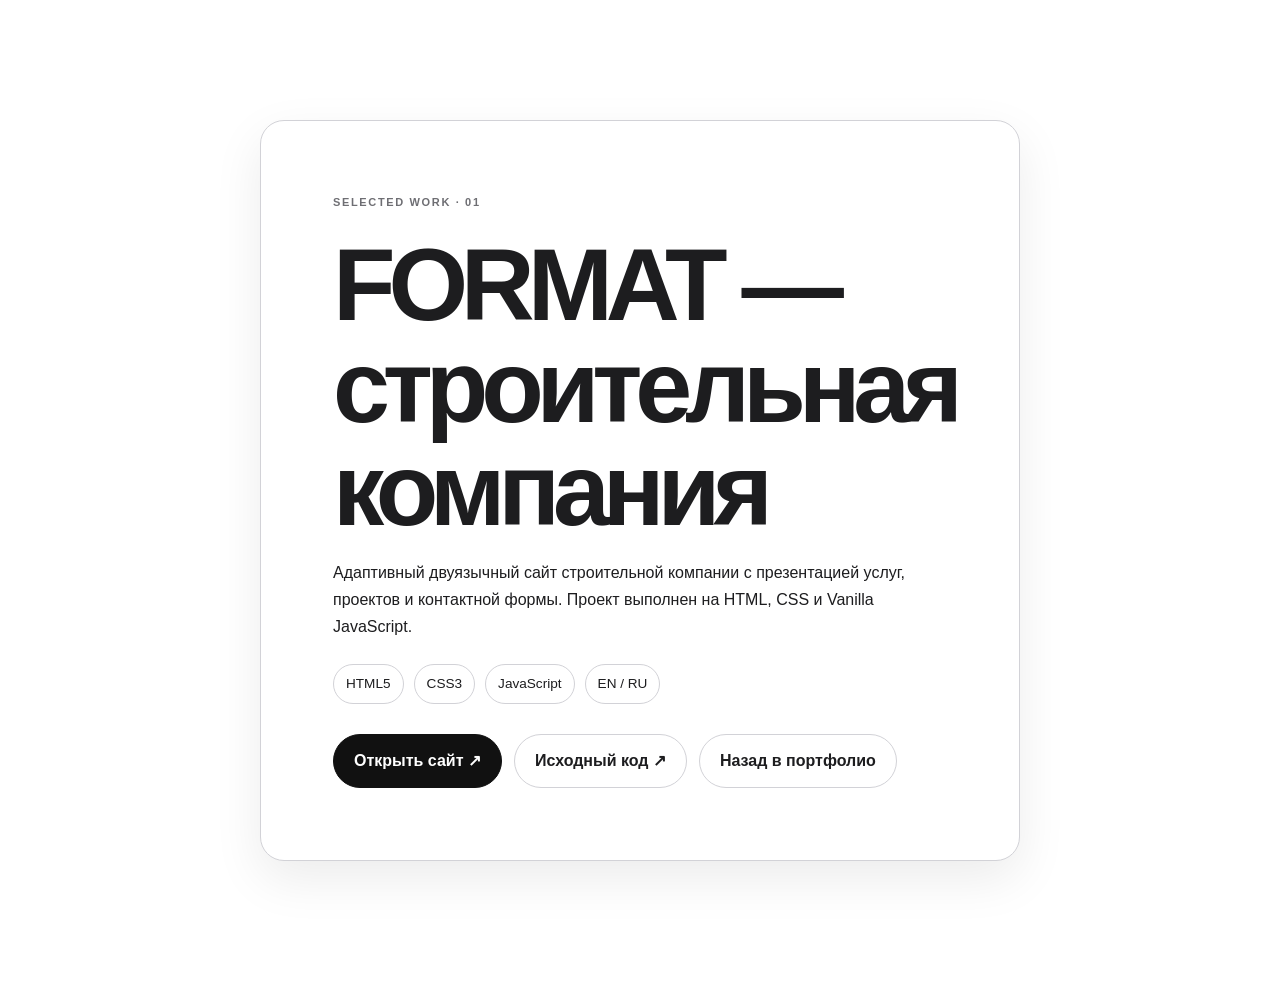
<file: construction-company.html>
<!doctype html>
<html lang="ru">
<head>
  <meta charset="UTF-8">
  <meta name="viewport" content="width=device-width, initial-scale=1">
  <meta name="description" content="FORMAT — сайт строительной компании в портфолио Odwillio/Melanie.">
  <meta name="referrer" content="strict-origin-when-cross-origin">
  <title>FORMAT — Construction Company Portfolio</title>
  <link rel="stylesheet" href="styles.css">
  <style>
    .case-study{min-height:70vh;display:grid;place-items:center;padding:120px 0}.case-card{max-width:760px;padding:clamp(28px,6vw,72px);border:1px solid var(--line);border-radius:24px;background:var(--card);box-shadow:0 18px 50px rgba(0,0,0,.08)}.case-card h1{margin:12px 0 18px}.case-card p{max-width:620px;line-height:1.7}.case-actions{display:flex;flex-wrap:wrap;gap:12px;margin-top:30px}.case-meta{display:flex;flex-wrap:wrap;gap:10px;margin-top:24px}.case-meta span{border:1px solid var(--line);border-radius:999px;padding:8px 12px;font-size:.85rem}
  </style>
</head>
<body>
  <main class="case-study container">
    <article class="case-card">
      <p class="eyebrow">SELECTED WORK · 01</p>
      <h1>FORMAT — строительная компания</h1>
      <p>Адаптивный двуязычный сайт строительной компании с презентацией услуг, проектов и контактной формы. Проект выполнен на HTML, CSS и Vanilla JavaScript.</p>
      <div class="case-meta"><span>HTML5</span><span>CSS3</span><span>JavaScript</span><span>EN / RU</span></div>
      <div class="case-actions"><a class="button primary" href="https://odwillio0702.github.io/construction-company-portfolio/" target="_blank" rel="noopener noreferrer">Открыть сайт ↗</a><a class="button secondary" href="https://github.com/odwillio0702/construction-company-portfolio" target="_blank" rel="noopener noreferrer">Исходный код ↗</a><a class="button secondary" href="index.html">Назад в портфолио</a></div>
    </article>
  </main>
</body>
</html>
</file>
<file: styles.css>
:root{--bg:#fff;--soft:#f5f5f7;--ink:#1d1d1f;--muted:#6e6e73;--line:#d2d2d7;--accent:#111;--card:#fff}*{box-sizing:border-box}html{scroll-behavior:smooth}body{margin:0;background:var(--bg);color:var(--ink);font:16px/1.6 Inter,Arial,sans-serif;overflow-x:hidden}body.dark{--bg:#0d0d0f;--soft:#17171a;--ink:#f5f5f7;--muted:#a1a1a6;--line:#343438;--accent:#f5f5f7;--card:#1b1b1f}a{color:inherit;text-decoration:none}.container{width:min(1120px,calc(100% - 48px));margin:auto}.skip-link{position:absolute;left:-999px}.skip-link:focus{left:12px;top:12px;background:var(--ink);color:var(--bg);padding:10px;z-index:100}.site-header{position:sticky;top:0;z-index:10;background:#fffC;backdrop-filter:blur(18px);border-bottom:1px solid var(--line)}body.dark .site-header{background:#0d0d0fcc}.nav{height:68px;display:flex;align-items:center;gap:28px}.brand{font-weight:800;font-size:20px;margin-right:auto}.nav-links{display:flex;gap:25px;color:var(--muted);font-size:14px}.theme-toggle,.menu-toggle{border:1px solid var(--line);border-radius:50%;background:none;color:var(--ink);width:38px;height:38px;cursor:pointer}.menu-toggle{display:none}.hero{min-height:calc(100vh - 68px);display:grid;grid-template-columns:1.15fr .85fr;align-items:center;gap:50px;padding-top:70px;padding-bottom:70px}.eyebrow{color:var(--muted);font-size:11px;font-weight:700;letter-spacing:.15em;margin:0 0 22px}h1,h2,h3{line-height:1;letter-spacing:-.07em}h1{font-size:clamp(52px,8vw,110px);margin:0 0 28px}h2{font-size:clamp(42px,6vw,76px);margin:0 0 34px}h3{font-size:24px;margin:10px 0}em{font-style:normal;color:var(--muted)}.lead{color:var(--muted);font-size:18px;max-width:500px}.actions{display:flex;gap:16px;align-items:center;margin-top:34px}.button{border:1px solid var(--line);border-radius:30px;padding:13px 20px;background:none;color:var(--ink);cursor:pointer;font-weight:600}.button:hover{transform:translateY(-2px)}.primary{background:var(--accent);border-color:var(--accent);color:var(--bg)}.stats{display:flex;gap:35px;margin-top:50px;color:var(--muted);font-size:12px}.stats span{display:grid}.stats b{font-size:25px;color:var(--ink)}.hero-art{display:grid;place-items:center;min-height:440px;position:relative}.orb{width:290px;height:290px;border-radius:50%;background:linear-gradient(135deg,#c7b4ff,#9ad9d8 55%,#ffe0a8);filter:blur(1px);animation:float 6s ease-in-out infinite}.art-card{position:absolute;padding:45px 34px;background:#111;color:white;border-radius:20px;box-shadow:0 25px 60px #0004;transform:rotate(-8deg);font-size:12px;letter-spacing:.16em}.art-card strong{font-size:30px;letter-spacing:-.07em;line-height:1}.section{padding:140px 0}.soft{background:var(--soft)}.split,.contact-grid{display:grid;grid-template-columns:30% 1fr;gap:10%}.large-copy{max-width:600px;color:var(--muted);font-size:21px}.heading{display:flex;justify-content:space-between;align-items:end;margin-bottom:45px}.heading h2{text-align:right}.filters{display:flex;gap:9px;margin-bottom:28px}.filter{border:1px solid var(--line);background:none;color:var(--muted);border-radius:20px;padding:8px 15px;cursor:pointer}.filter.active{background:var(--accent);color:var(--bg)}.projects{display:grid;grid-template-columns:repeat(3,1fr);gap:20px}.project{background:var(--card);border:1px solid var(--line);border-radius:20px;overflow:hidden;padding-bottom:20px}.project.hidden{display:none}.project>div:last-child{padding:0 18px}.project-image{height:280px;padding:18px;color:#111}.project-image span{font-weight:700}.gradient-one{background:linear-gradient(135deg,#f2c9c7,#b9c7f0,#f6e99e)}.gradient-two{background:linear-gradient(135deg,#b8dcff,#bbefdc,#d8bfff)}.gradient-three{background:linear-gradient(135deg,#ffe1ab,#f0cdd5,#cfd6ff)}small{color:var(--muted)}.skills{display:flex;flex-wrap:wrap;gap:10px}.skills span{border:1px solid var(--line);border-radius:24px;padding:12px 16px;color:var(--muted)}.timeline{border-top:1px solid var(--line)}.timeline-item{border-bottom:1px solid var(--line);padding:27px 0}.timeline-item summary{display:grid;grid-template-columns:30% 1fr;cursor:pointer;list-style:none}.timeline-item summary::-webkit-details-marker{display:none}.timeline-item summary span{color:var(--muted);font-size:11px;letter-spacing:.12em}.timeline-item p{color:var(--muted);margin:17px 0 0 30%}.email{display:inline-block;border-bottom:1px solid var(--ink);font-size:18px}.contact-grid{grid-template-columns:1fr 1fr;gap:12%}form{display:grid;gap:16px}label{display:grid;gap:7px;font-weight:600}input,textarea{font:inherit;border:1px solid var(--line);border-radius:12px;padding:13px;background:var(--card);color:var(--ink)}input:focus,textarea:focus{outline:2px solid var(--muted)}.form-status{color:var(--muted);min-height:25px}footer{border-top:1px solid var(--line);padding:25px 0;color:var(--muted);font-size:13px}.footer{display:flex;justify-content:space-between}.footer div{display:flex;gap:22px}.reveal{opacity:0;transform:translateY(25px);transition:.7s}.reveal.visible{opacity:1;transform:none}.cursor-dot,.cursor-ring{position:fixed;pointer-events:none;z-index:100;width:8px;height:8px;border-radius:50%;background:var(--ink);transform:translate(-50%,-50%)}.cursor-ring{width:32px;height:32px;background:none;border:1px solid var(--ink);transition:transform .12s}.cursor-dot{transition:transform .04s}@keyframes float{50%{transform:translateY(-18px) rotate(5deg)}}@media(max-width:800px){.hero,.split,.contact-grid{grid-template-columns:1fr}.hero-art{min-height:350px}.projects{grid-template-columns:1fr}.heading{display:block}.heading h2{text-align:left;margin-top:15px}.menu-toggle{display:block}.nav-links{display:none;position:absolute;top:68px;left:24px;right:24px;padding:20px;background:var(--card);border:1px solid var(--line);border-radius:15px;flex-direction:column}.nav-links.open{display:flex}.section{padding:90px 0}.timeline-item summary{grid-template-columns:1fr;gap:8px}.timeline-item p{margin-left:0}.footer{display:block}.footer div{margin-top:14px}}@media(pointer:coarse){.cursor-dot,.cursor-ring{display:none}}@media(prefers-reduced-motion:reduce){*,*::before,*::after{scroll-behavior:auto!important;animation:none!important;transition:none!important}}
</file>
